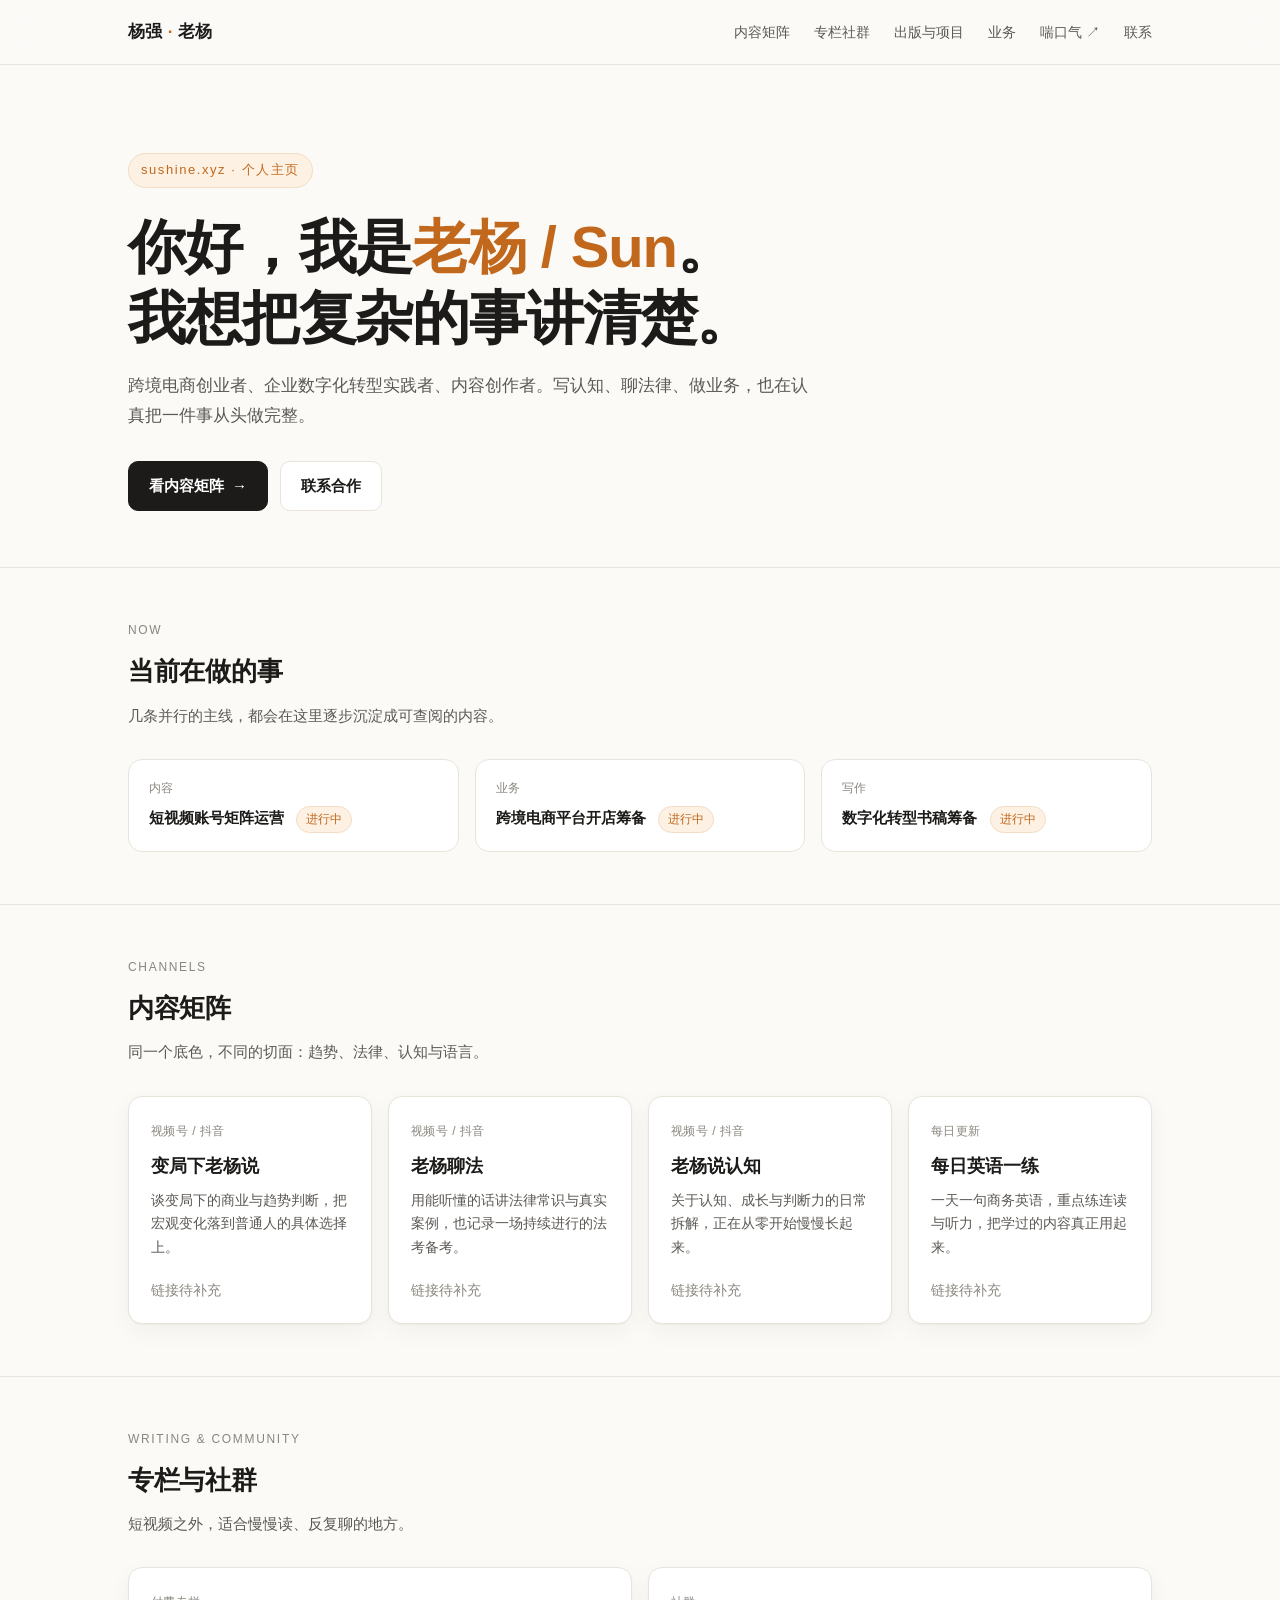
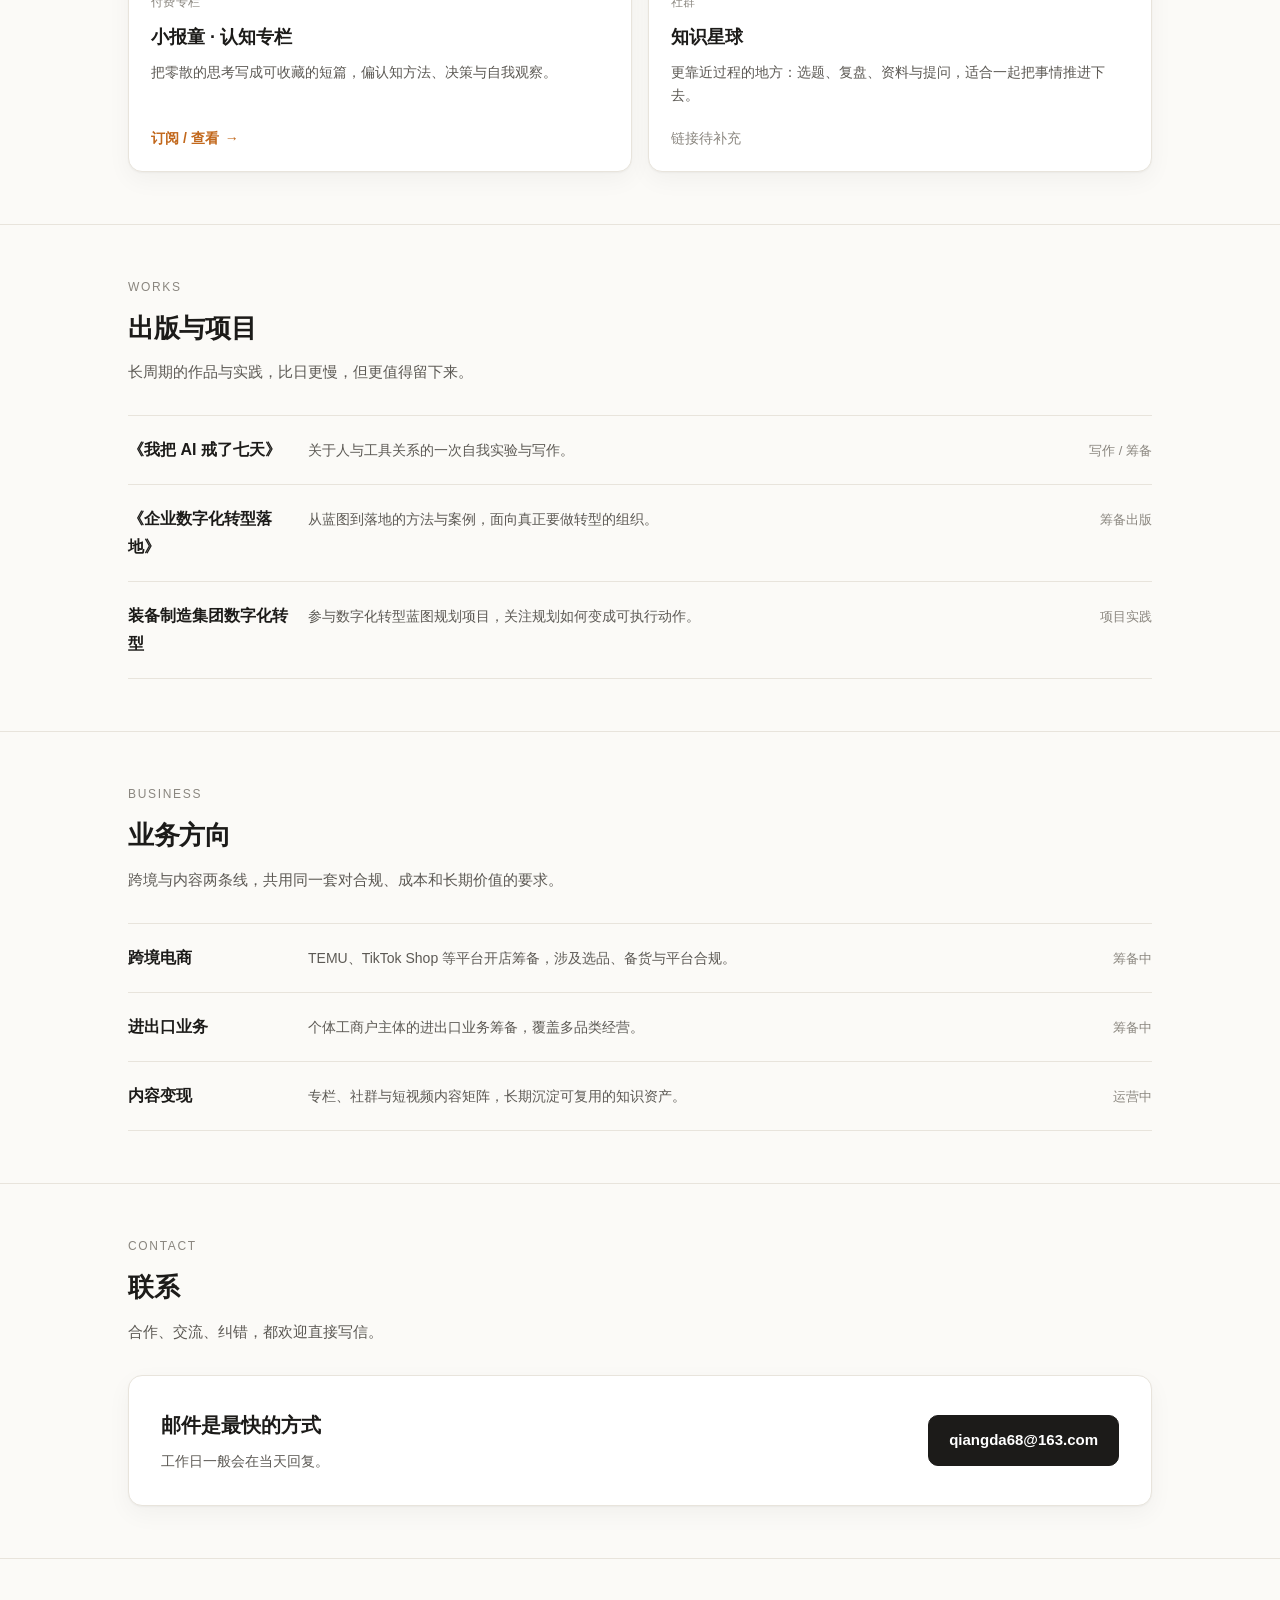
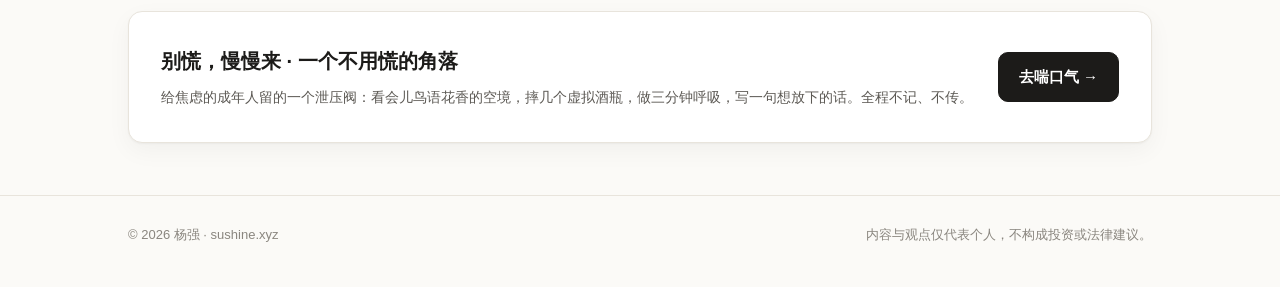
<file: index.html>
<!DOCTYPE html>
<html lang="zh-CN">
<head>
  <script async src="https://pagead2.googlesyndication.com/pagead/js/adsbygoogle.js?client=ca-pub-9894972538238783" crossorigin="anonymous"></script>
  <meta charset="UTF-8">
  <meta name="viewport" content="width=device-width, initial-scale=1">
  <title>杨强 / 老杨 — 把复杂的事讲清楚</title>
  <meta name="description" content="杨强（老杨）的个人主页：认知、法律、数字化转型与跨境电商的内容入口，含短视频账号、专栏、社群与出版项目。">
  <meta name="theme-color" content="#fbfaf7">
  <meta property="og:title" content="杨强 / 老杨 — 把复杂的事讲清楚">
  <meta property="og:description" content="内容矩阵、专栏社群、出版项目与跨境业务的统一入口。">
  <meta property="og:type" content="website">
  <link rel="icon" href="data:image/svg+xml,%3Csvg xmlns='http://www.w3.org/2000/svg' viewBox='0 0 64 64'%3E%3Ccircle cx='32' cy='32' r='26' fill='%23c2681c'/%3E%3Ctext x='32' y='43' font-size='30' font-family='sans-serif' font-weight='bold' text-anchor='middle' fill='white'%3ES%3C/text%3E%3C/svg%3E">
  <link rel="stylesheet" href="style.css">
</head>
<body>

<header class="site-header">
  <div class="wrap">
    <div class="brand">杨强<span class="dot"> · </span>老杨</div>
    <nav class="nav" aria-label="主导航">
      <a href="#accounts">内容矩阵</a>
      <a href="#columns">专栏社群</a>
      <a href="#works">出版与项目</a>
      <a href="#business">业务</a>
      <a href="https://www.sushine.xyz">喘口气 ↗</a>
      <a href="#contact">联系</a>
    </nav>
  </div>
</header>

<main>

  <section class="hero">
    <div class="wrap">
      <span class="eyebrow">sushine.xyz · 个人主页</span>
      <h1>你好，我是<em data-owner-alias>老杨 / Sun</em>。<br>我想把复杂的事讲清楚。</h1>
      <p class="lead" data-owner-intro>跨境电商创业者、企业数字化转型实践者、内容创作者。写认知、聊法律、做业务，也在认真把一件事从头做完整。</p>
      <div class="hero-actions">
        <a class="btn btn-primary" href="#accounts">看内容矩阵 <span aria-hidden="true">→</span></a>
        <a class="btn" href="#contact">联系合作</a>
      </div>
    </div>
  </section>

  <section class="section" id="now">
    <div class="wrap">
      <div class="section-head">
        <p class="kicker">Now</p>
        <h2>当前在做的事</h2>
        <p>几条并行的主线，都会在这里逐步沉淀成可查阅的内容。</p>
      </div>
      <div class="status-list">
        <div class="status-item">
          <div class="label">内容</div>
          <div class="value">短视频账号矩阵运营 <span class="pill">进行中</span></div>
        </div>
        <div class="status-item">
          <div class="label">业务</div>
          <div class="value">跨境电商平台开店筹备 <span class="pill">进行中</span></div>
        </div>
        <div class="status-item">
          <div class="label">写作</div>
          <div class="value">数字化转型书稿筹备 <span class="pill">进行中</span></div>
        </div>
      </div>
    </div>
  </section>

  <section class="section" id="accounts">
    <div class="wrap">
      <div class="section-head">
        <p class="kicker">Channels</p>
        <h2>内容矩阵</h2>
        <p>同一个底色，不同的切面：趋势、法律、认知与语言。</p>
      </div>
      <div class="grid">

        <article class="card" data-link-key="accounts.bianju">
          <span class="tag">视频号 / 抖音</span>
          <h3>变局下老杨说</h3>
          <p>谈变局下的商业与趋势判断，把宏观变化落到普通人的具体选择上。</p>
          <a class="card-link" href="#" data-pending-text="链接待补充">前往查看 <span aria-hidden="true">→</span></a>
        </article>

        <article class="card" data-link-key="accounts.law">
          <span class="tag">视频号 / 抖音</span>
          <h3>老杨聊法</h3>
          <p>用能听懂的话讲法律常识与真实案例，也记录一场持续进行的法考备考。</p>
          <a class="card-link" href="#" data-pending-text="链接待补充">前往查看 <span aria-hidden="true">→</span></a>
        </article>

        <article class="card" data-link-key="accounts.cognition">
          <span class="tag">视频号 / 抖音</span>
          <h3>老杨说认知</h3>
          <p>关于认知、成长与判断力的日常拆解，正在从零开始慢慢长起来。</p>
          <a class="card-link" href="#" data-pending-text="链接待补充">前往查看 <span aria-hidden="true">→</span></a>
        </article>

        <article class="card" data-link-key="accounts.english">
          <span class="tag">每日更新</span>
          <h3>每日英语一练</h3>
          <p>一天一句商务英语，重点练连读与听力，把学过的内容真正用起来。</p>
          <a class="card-link" href="#" data-pending-text="链接待补充">前往查看 <span aria-hidden="true">→</span></a>
        </article>

      </div>
    </div>
  </section>

  <section class="section" id="columns">
    <div class="wrap">
      <div class="section-head">
        <p class="kicker">Writing & Community</p>
        <h2>专栏与社群</h2>
        <p>短视频之外，适合慢慢读、反复聊的地方。</p>
      </div>
      <div class="grid grid-2">

        <article class="card" data-link-key="column.xiaobaotong">
          <span class="tag">付费专栏</span>
          <h3>小报童 · 认知专栏</h3>
          <p>把零散的思考写成可收藏的短篇，偏认知方法、决策与自我观察。</p>
          <a class="card-link" href="#" data-pending-text="链接待补充">订阅 / 查看 <span aria-hidden="true">→</span></a>
        </article>

        <article class="card" data-link-key="community.zhishixingqiu">
          <span class="tag">社群</span>
          <h3>知识星球</h3>
          <p>更靠近过程的地方：选题、复盘、资料与提问，适合一起把事情推进下去。</p>
          <a class="card-link" href="#" data-pending-text="链接待补充">加入 / 查看 <span aria-hidden="true">→</span></a>
        </article>

      </div>
    </div>
  </section>

  <section class="section" id="works">
    <div class="wrap">
      <div class="section-head">
        <p class="kicker">Works</p>
        <h2>出版与项目</h2>
        <p>长周期的作品与实践，比日更慢，但更值得留下来。</p>
      </div>
      <div class="rows">
        <div class="row">
          <div class="row-title">《我把 AI 戒了七天》</div>
          <div class="row-desc">关于人与工具关系的一次自我实验与写作。</div>
          <div class="row-state">写作 / 筹备</div>
        </div>
        <div class="row">
          <div class="row-title">《企业数字化转型落地》</div>
          <div class="row-desc">从蓝图到落地的方法与案例，面向真正要做转型的组织。</div>
          <div class="row-state">筹备出版</div>
        </div>
        <div class="row">
          <div class="row-title">装备制造集团数字化转型</div>
          <div class="row-desc">参与数字化转型蓝图规划项目，关注规划如何变成可执行动作。</div>
          <div class="row-state">项目实践</div>
        </div>
      </div>
    </div>
  </section>

  <section class="section" id="business">
    <div class="wrap">
      <div class="section-head">
        <p class="kicker">Business</p>
        <h2>业务方向</h2>
        <p>跨境与内容两条线，共用同一套对合规、成本和长期价值的要求。</p>
      </div>
      <div class="rows">
        <div class="row">
          <div class="row-title">跨境电商</div>
          <div class="row-desc">TEMU、TikTok Shop 等平台开店筹备，涉及选品、备货与平台合规。</div>
          <div class="row-state">筹备中</div>
        </div>
        <div class="row">
          <div class="row-title">进出口业务</div>
          <div class="row-desc">个体工商户主体的进出口业务筹备，覆盖多品类经营。</div>
          <div class="row-state">筹备中</div>
        </div>
        <div class="row">
          <div class="row-title">内容变现</div>
          <div class="row-desc">专栏、社群与短视频内容矩阵，长期沉淀可复用的知识资产。</div>
          <div class="row-state">运营中</div>
        </div>
      </div>
    </div>
  </section>

  <section class="section" id="contact">
    <div class="wrap">
      <div class="section-head">
        <p class="kicker">Contact</p>
        <h2>联系</h2>
        <p>合作、交流、纠错，都欢迎直接写信。</p>
      </div>
      <div class="contact-box">
        <div>
          <h3>邮件是最快的方式</h3>
          <p>工作日一般会在当天回复。</p>
        </div>
        <a class="btn btn-primary" data-owner-email href="#">qiangda68@163.com</a>
      </div>
    </div>
  </section>

  <section class="section" id="quiet">
    <div class="wrap">
      <div class="contact-box">
        <div>
          <h3>别慌，慢慢来 · 一个不用慌的角落</h3>
          <p>给焦虑的成年人留的一个泄压阀：看会儿鸟语花香的空境，摔几个虚拟酒瓶，做三分钟呼吸，写一句想放下的话。全程不记、不传。</p>
        </div>
        <a class="btn btn-primary" href="https://www.sushine.xyz">去喘口气 →</a>
      </div>
    </div>
  </section>

</main>

<footer class="site-footer">
  <div class="wrap">
    <span>© <span id="year">2026</span> <span data-owner-name>杨强</span> · sushine.xyz</span>
    <span>内容与观点仅代表个人，不构成投资或法律建议。</span>
  </div>
</footer>

<script src="site.config.js?v=20261116"></script>
<script src="main.js"></script>
</body>
</html>
</file>
<file: style.css>
:root {
  --bg: #fbfaf7;
  --surface: #ffffff;
  --ink: #1c1b19;
  --ink-soft: #5c5954;
  --ink-faint: #8a867f;
  --line: #e8e4dc;
  --accent: #c2681c;
  --accent-soft: #fdf1e4;
  --radius: 14px;
  --shadow: 0 1px 2px rgba(28, 27, 25, 0.04), 0 8px 24px rgba(28, 27, 25, 0.045);
  --max: 1080px;
}

* { box-sizing: border-box; }

html { scroll-behavior: smooth; }

body {
  margin: 0;
  background: var(--bg);
  color: var(--ink);
  font-family: -apple-system, BlinkMacSystemFont, "Segoe UI", "PingFang SC",
    "Hiragino Sans GB", "Microsoft YaHei", "Noto Sans CJK SC", sans-serif;
  font-size: 16px;
  line-height: 1.75;
  -webkit-font-smoothing: antialiased;
}

a { color: inherit; text-decoration: none; }

.wrap {
  max-width: var(--max);
  margin: 0 auto;
  padding: 0 28px;
}

/* ---------- 顶部导航 ---------- */
.site-header {
  position: sticky;
  top: 0;
  z-index: 20;
  background: rgba(251, 250, 247, 0.88);
  backdrop-filter: blur(12px);
  border-bottom: 1px solid var(--line);
}

.site-header .wrap {
  display: flex;
  align-items: center;
  justify-content: space-between;
  min-height: 64px;
  gap: 20px;
}

.brand {
  font-weight: 700;
  font-size: 17px;
  letter-spacing: 0.02em;
  white-space: nowrap;
}

.brand .dot { color: var(--accent); }

.nav {
  display: flex;
  gap: 24px;
  font-size: 14px;
  color: var(--ink-soft);
  flex-wrap: wrap;
}

.nav a:hover { color: var(--accent); }

/* ---------- 首屏 ---------- */
.hero { padding: 88px 0 56px; }

.hero .eyebrow {
  display: inline-block;
  font-size: 13px;
  letter-spacing: 0.12em;
  color: var(--accent);
  background: var(--accent-soft);
  border: 1px solid #f2ddc4;
  padding: 5px 12px;
  border-radius: 999px;
  margin-bottom: 24px;
}

.hero h1 {
  margin: 0 0 18px;
  font-size: clamp(34px, 5.6vw, 58px);
  line-height: 1.22;
  letter-spacing: -0.02em;
  font-weight: 700;
}

.hero h1 em {
  font-style: normal;
  color: var(--accent);
}

.hero .lead {
  max-width: 680px;
  margin: 0 0 30px;
  font-size: 17px;
  color: var(--ink-soft);
}

.hero-actions { display: flex; gap: 12px; flex-wrap: wrap; }

.btn {
  display: inline-flex;
  align-items: center;
  gap: 8px;
  padding: 11px 20px;
  border-radius: 10px;
  font-size: 15px;
  font-weight: 600;
  border: 1px solid var(--line);
  background: var(--surface);
  transition: transform 0.15s ease, border-color 0.15s ease, background 0.15s ease;
}

.btn:hover { transform: translateY(-1px); border-color: #d6cfc2; }

.btn-primary {
  background: var(--ink);
  color: #fff;
  border-color: var(--ink);
}

.btn-primary:hover { background: #33312d; border-color: #33312d; }

/* ---------- 区块通用 ---------- */
.section { padding: 52px 0; border-top: 1px solid var(--line); }

.section-head { margin-bottom: 30px; }

.section-head .kicker {
  font-size: 12px;
  letter-spacing: 0.14em;
  text-transform: uppercase;
  color: var(--ink-faint);
  margin: 0 0 8px;
}

.section-head h2 {
  margin: 0 0 8px;
  font-size: 26px;
  letter-spacing: -0.01em;
}

.section-head p { margin: 0; color: var(--ink-soft); font-size: 15px; }

/* ---------- 卡片 ---------- */
.grid {
  display: grid;
  grid-template-columns: repeat(4, minmax(0, 1fr));
  gap: 16px;
}

.grid-2 { grid-template-columns: repeat(2, minmax(0, 1fr)); }

.card {
  background: var(--surface);
  border: 1px solid var(--line);
  border-radius: var(--radius);
  padding: 24px 22px 20px;
  box-shadow: var(--shadow);
  display: flex;
  flex-direction: column;
  min-height: 190px;
  transition: transform 0.18s ease, border-color 0.18s ease;
}

.card:hover { transform: translateY(-3px); border-color: #ddd5c7; }

.card .tag {
  font-size: 12px;
  color: var(--ink-faint);
  letter-spacing: 0.04em;
  margin-bottom: 12px;
}

.card h3 { margin: 0 0 10px; font-size: 18px; line-height: 1.4; }

.card p {
  margin: 0 0 18px;
  font-size: 14px;
  color: var(--ink-soft);
  line-height: 1.7;
  flex: 1;
}

.card-link {
  font-size: 14px;
  font-weight: 600;
  color: var(--accent);
  display: inline-flex;
  align-items: center;
  gap: 6px;
}

.card-link:hover { text-decoration: underline; }

.card-link.is-pending {
  color: var(--ink-faint);
  font-weight: 400;
  cursor: default;
}

/* ---------- 状态条 ---------- */
.status-list {
  display: grid;
  grid-template-columns: repeat(3, minmax(0, 1fr));
  gap: 16px;
}

.status-item {
  padding: 18px 20px;
  background: var(--surface);
  border: 1px solid var(--line);
  border-radius: var(--radius);
}

.status-item .label {
  font-size: 12px;
  color: var(--ink-faint);
  margin-bottom: 6px;
}

.status-item .value { font-size: 15px; font-weight: 600; }

.pill {
  display: inline-block;
  font-size: 12px;
  padding: 2px 9px;
  border-radius: 999px;
  background: var(--accent-soft);
  color: var(--accent);
  border: 1px solid #f2ddc4;
  margin-left: 8px;
  font-weight: 500;
}

/* ---------- 列表型内容 ---------- */
.rows { border-top: 1px solid var(--line); }

.row {
  display: grid;
  grid-template-columns: 160px 1fr auto;
  gap: 20px;
  align-items: baseline;
  padding: 20px 0;
  border-bottom: 1px solid var(--line);
}

.row .row-title { font-weight: 600; font-size: 16px; }

.row .row-desc { color: var(--ink-soft); font-size: 14px; }

.row .row-state { font-size: 13px; color: var(--ink-faint); white-space: nowrap; }

/* ---------- 联系 ---------- */
.contact-box {
  background: var(--surface);
  border: 1px solid var(--line);
  border-radius: var(--radius);
  padding: 32px;
  display: flex;
  align-items: center;
  justify-content: space-between;
  gap: 24px;
  flex-wrap: wrap;
  box-shadow: var(--shadow);
}

.contact-box h3 { margin: 0 0 6px; font-size: 20px; }

.contact-box p { margin: 0; color: var(--ink-soft); font-size: 14px; }

/* ---------- 页脚 ---------- */
.site-footer {
  border-top: 1px solid var(--line);
  padding: 28px 0 40px;
  color: var(--ink-faint);
  font-size: 13px;
}

.site-footer .wrap {
  display: flex;
  justify-content: space-between;
  gap: 16px;
  flex-wrap: wrap;
}

/* ---------- 响应式 ---------- */
@media (max-width: 900px) {
  .grid { grid-template-columns: repeat(2, minmax(0, 1fr)); }
  .status-list { grid-template-columns: 1fr; }
  .row { grid-template-columns: 1fr; gap: 6px; }
}

@media (max-width: 600px) {
  .wrap { padding: 0 20px; }
  .hero { padding: 56px 0 36px; }
  .section { padding: 40px 0; }
  .grid, .grid-2 { grid-template-columns: 1fr; }
  .nav { gap: 14px; font-size: 13px; }
  .site-header .wrap { flex-direction: column; align-items: flex-start; padding-top: 12px; padding-bottom: 12px; gap: 8px; }
  .card { min-height: 0; }
  .contact-box { padding: 24px; }
}
</file>
